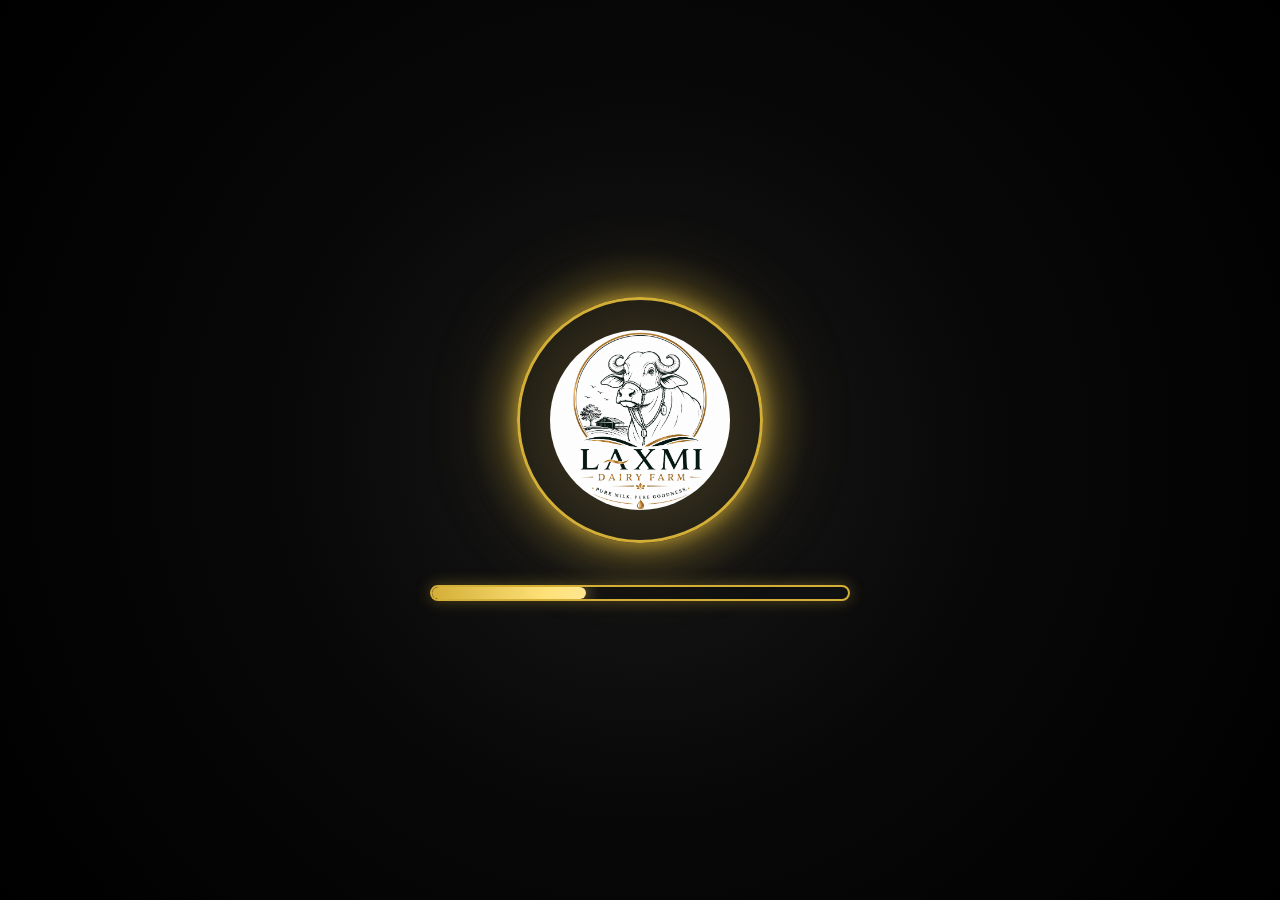
<file: index.html>
<!doctype html>
<html lang="en">
  <head>
    <meta charset="UTF-8" />
    <meta name="viewport" content="width=device-width, initial-scale=1.0" />

    <title>Laxmi Dairy Farm</title>

    <link rel="stylesheet" href="index2.css" />
  </head>

  <body>
    <div class="loader">
      <div class="logo-circle">
        <img src="logo.jpeg" class="logo" />
      </div>

      <div class="progress">
        <div class="progress-bar"></div>
      </div>
    </div>
    <script src="js/index2.js"></script>
  </body>
</html>
</file>
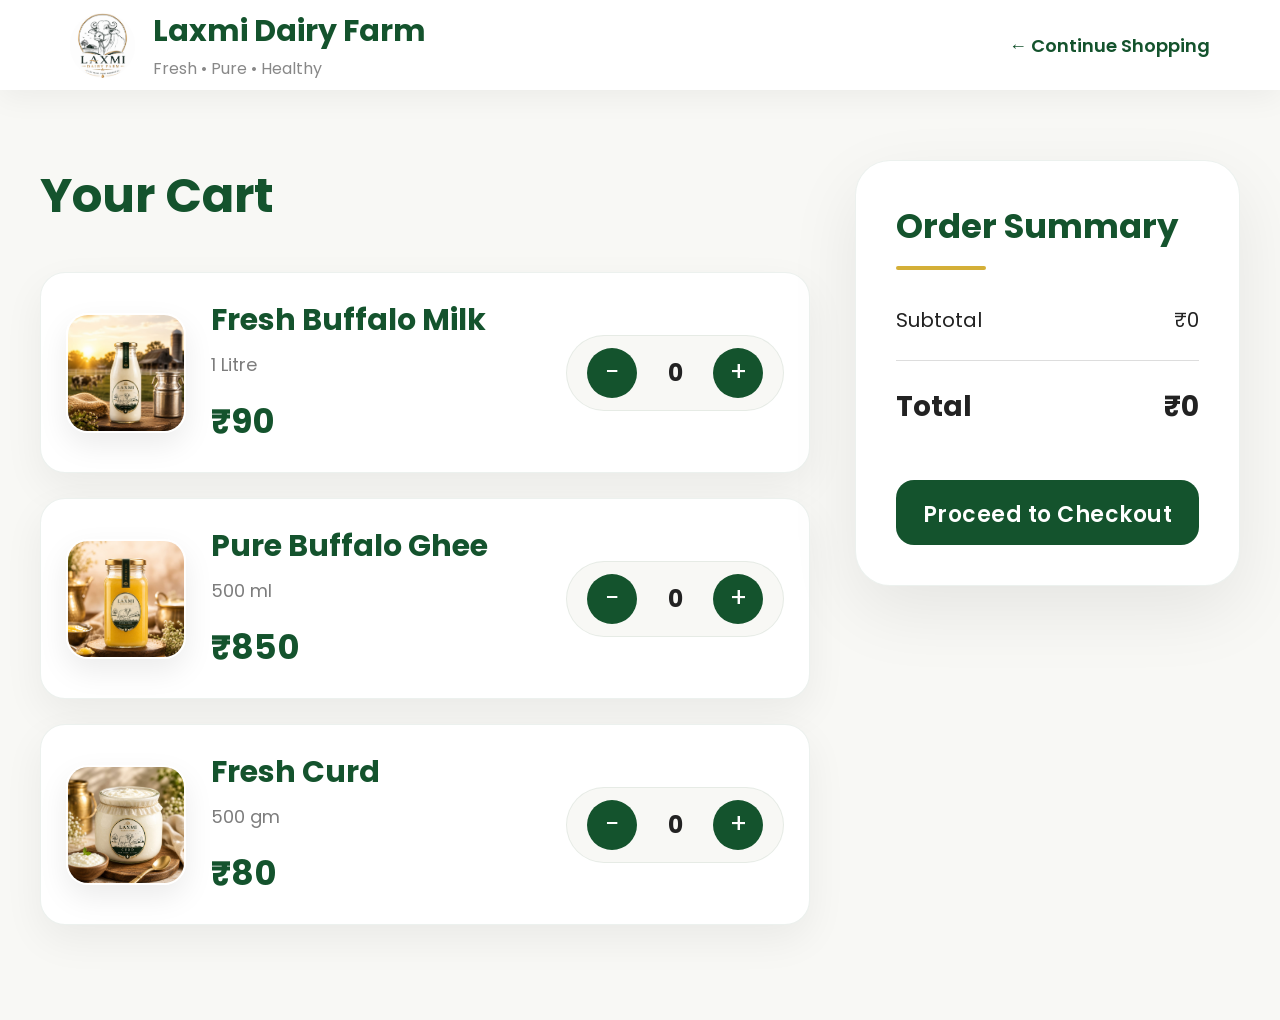
<file: cart.html>
<!doctype html>
<html lang="en">
  <head>
    <meta charset="UTF-8" />

    <meta name="viewport" content="width=device-width, initial-scale=1.0" />

    <title>Your Cart | Laxmi Dairy Farm</title>

    <link rel="stylesheet" href="cart.css" />

    <link rel="preconnect" href="https://fonts.googleapis.com" />

    <link rel="preconnect" href="https://fonts.gstatic.com" crossorigin />

    <link
      href="https://fonts.googleapis.com/css2?family=Poppins:wght@300;400;500;600;700&display=swap"
      rel="stylesheet"
    />
  </head>

  <body>
    <header class="cart-header">
      <div class="logo-area">
        <img src="logo.jpeg" alt="Logo" />

        <div>
          <h2>Laxmi Dairy Farm</h2>

          <p>Fresh • Pure • Healthy</p>
        </div>
      </div>

      <a href="index.html" class="back-btn"> ← Continue Shopping </a>
    </header>

    <section class="cart-page">
      <div class="cart-left">
        <h1>Your Cart</h1>

        <div id="cartItems">
          <!-- Products will appear here -->
        </div>
      </div>

      <div class="cart-right">
        <div class="summary-card">
          <h2>Order Summary</h2>

          <div class="summary-row">
            <span>Subtotal</span>

            <span id="subtotal">₹0</span>
          </div>

          <hr />

          <div class="summary-row total">
            <span>Total</span>

            <span id="total">₹0</span>
          </div>

          <button id="checkoutBtn" onclick="goToCheckout()">
            Proceed to Checkout
          </button>
        </div>
      </div>
    </section>

    <script src="js/cart.js"></script>
  </body>
</html>
</file>
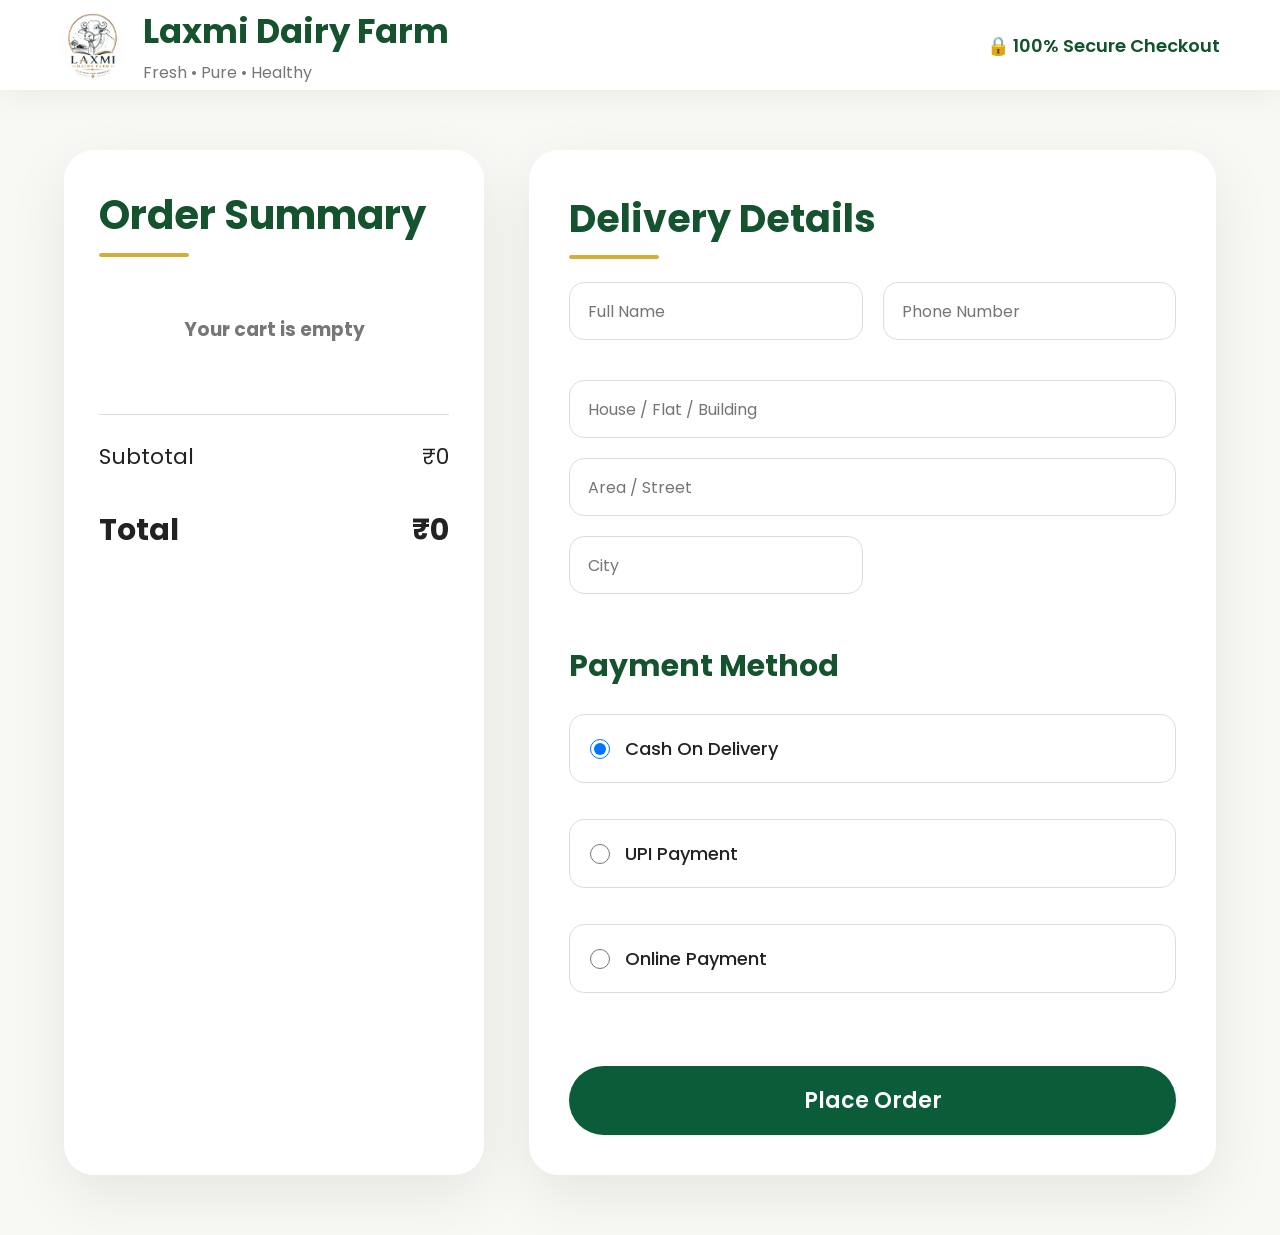
<file: checkout.html>
<!doctype html>
<html lang="en">
  <head>
    <meta charset="UTF-8" />

    <meta name="viewport" content="width=device-width, initial-scale=1.0" />

    <title>Checkout | Laxmi Dairy Farm</title>

    <link rel="stylesheet" href="checkout.css" />

    <link
      href="https://fonts.googleapis.com/css2?family=Poppins:wght@300;400;500;600;700;800&display=swap"
      rel="stylesheet"
    />
  </head>

  <body>
    <header class="checkout-header">
      <div class="logo-area">
        <img src="logo.jpeg" />

        <div>
          <h2>Laxmi Dairy Farm</h2>

          <p>Fresh • Pure • Healthy</p>
        </div>
      </div>

      <div class="secure">🔒 100% Secure Checkout</div>
    </header>

    <section class="checkout">
      <!-- LEFT -->

      <div class="order-summary">
        <h2>Order Summary</h2>

        <div id="checkoutProducts">
          <!-- Products load here -->
        </div>

        <hr />

        <div class="summary">
          <span>Subtotal</span>

          <span id="subTotal">₹0</span>
        </div>

        <div class="summary total">
          <span>Total</span>

          <span id="grandTotal">₹0</span>
        </div>
      </div>

      <!-- RIGHT -->

      <div class="delivery-card">
        <h2>Delivery Details</h2>

        <form>
          <div class="grid">
            <input type="text" placeholder="Full Name" />

            <input type="tel" placeholder="Phone Number" />
          </div>

          <input type="text" placeholder="House / Flat / Building" />

          <input type="text" placeholder="Area / Street" />

          <div class="grid">
            <input type="text" placeholder="City" />
          </div>
          <h3>Payment Method</h3>

          <div class="payment-options">
            <label class="payment">
              <input type="radio" name="payment" value="COD" checked />

              <span>Cash On Delivery</span>
            </label>

            <label class="payment">
              <input type="radio" name="payment" value="UPI" />

              <span>UPI Payment</span>
            </label>

            <label class="payment">
              <input type="radio" name="payment" value="Online" />

              <span>Online Payment</span>
            </label>
          </div>

          <button type="button" id="placeOrderBtn" class="place-order-btn">
            Place Order
          </button>
        </form>
      </div>
    </section>

    <!-- QR Payment Popup -->

    <div id="paymentPopup" class="payment-popup">
      <div class="payment-card">
        <span class="close-payment">&times;</span>

        <h2>Scan & Pay</h2>

        <img src="qr1.jpeg" class="payment-qr" />

        <button id="paidBtn" class="paid-btn">✔ I've Paid</button>
      </div>
    </div>
    <div id="paymentProof" style="display: none">
      <h3>Upload Payment Screenshot</h3>

      <input type="file" id="paymentImage" accept="image/*" />

      <br /><br />

      <button id="finalOrderBtn">Final Place Order</button>
    </div>
    <!-- Custom Popup -->

    <div id="customPopup" class="popup-overlay">
      <div class="popup-box">
        <div class="popup-icon">⚠</div>

        <h2>Incomplete Details</h2>

        <p id="popupMessage">Please fill all the delivery details.</p>

        <button id="popupOk">OK</button>
      </div>
    </div>
    <script src="js/checkout.js"></script>
  </body>
</html>
</file>
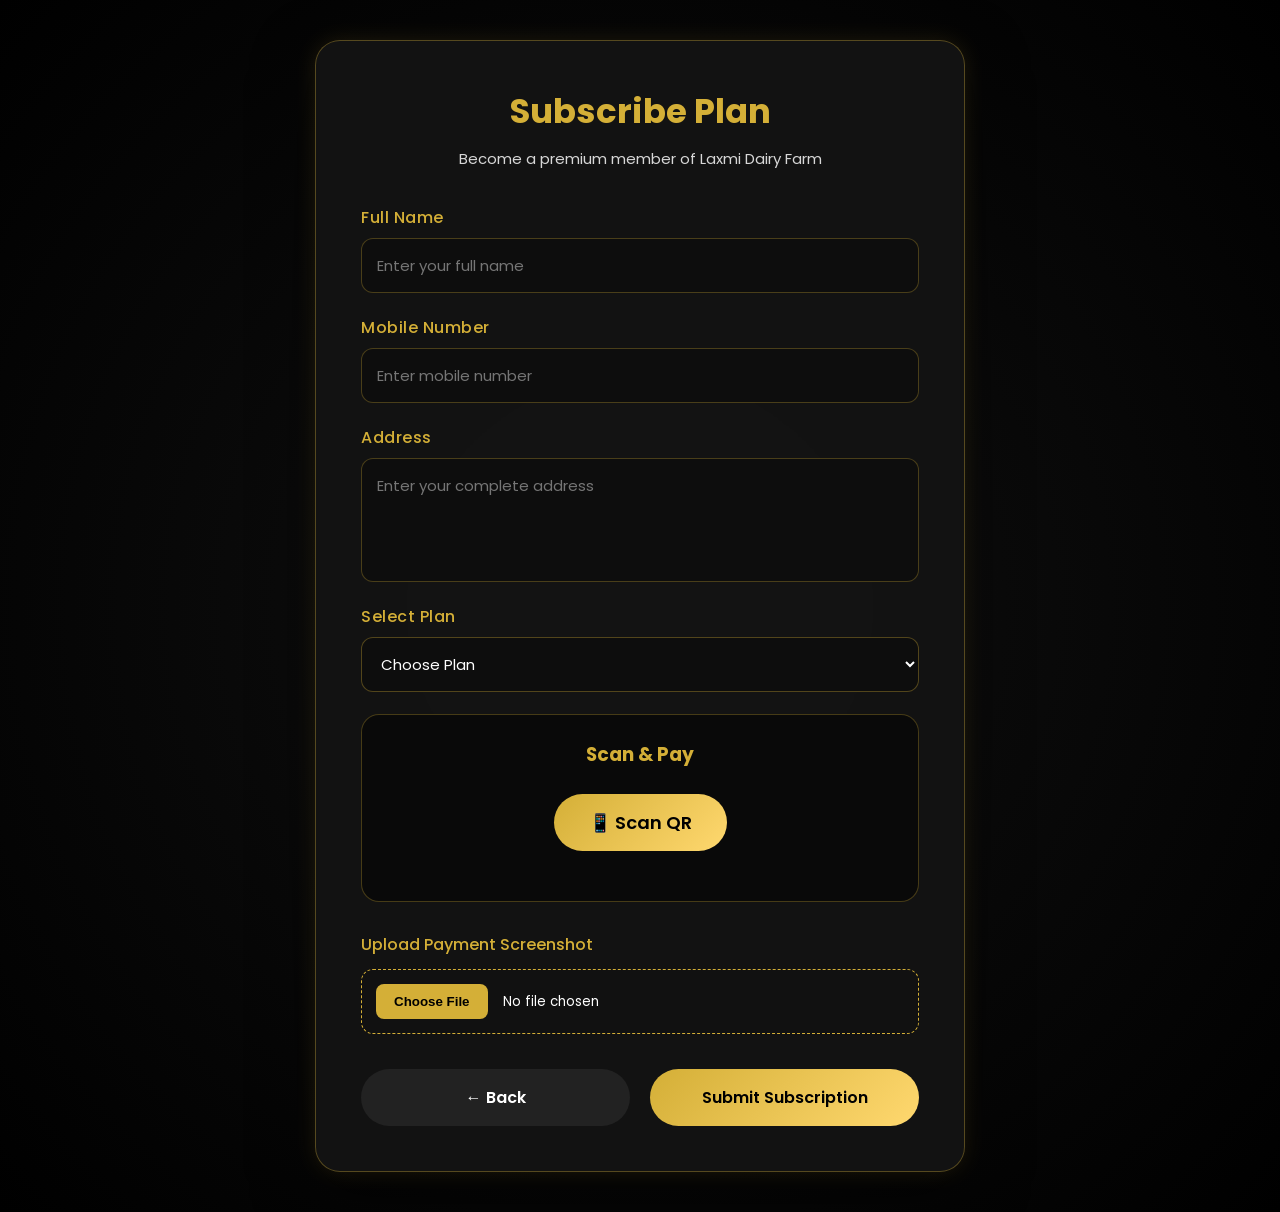
<file: subscribe.html>
<!doctype html>
<html lang="en">
  <head>
    <meta charset="UTF-8" />
    <meta name="viewport" content="width=device-width, initial-scale=1.0" />

    <title>Laxmi Dairy Farm | Subscription</title>

    <link rel="stylesheet" href="subscribe.css" />

    <link
      href="https://fonts.googleapis.com/css2?family=Poppins:wght@300;400;500;600;700&display=swap"
      rel="stylesheet"
    />
  </head>

  <body>
    <div class="subscription-page">
      <!-- Card -->

      <div class="subscription-card">
        <!-- Title -->

        <h1>Subscribe Plan</h1>

        <p class="subtitle">Become a premium member of Laxmi Dairy Farm</p>

        <!-- Form -->

        <form id="subscriptionForm">
          <!-- Name -->

          <div class="input-group">
            <label>Full Name</label>

            <input
              type="text"
              id="name"
              placeholder="Enter your full name"
              required
            />
          </div>

          <!-- Mobile -->

          <div class="input-group">
            <label>Mobile Number</label>

            <input
              type="tel"
              id="mobile"
              maxlength="10"
              placeholder="Enter mobile number"
              required
            />
          </div>

          <!-- Address -->

          <div class="input-group">
            <label>Address</label>

            <textarea
              id="address"
              rows="4"
              placeholder="Enter your complete address"
              required
            ></textarea>
          </div>

          <!-- Plan -->

          <div class="input-group">
            <label>Select Plan</label>

            <select id="selectedPlan" required>
              <option value="">Choose Plan</option>

              <option value="Weekly">Weekly - ₹599</option>

              <option value="Monthly">Monthly - ₹2499</option>

              <option value="Yearly">Yearly - ₹29999</option>
            </select>
          </div>

          <!-- QR -->

          <div class="qr-section">
            <h3>Scan & Pay</h3>

            <div class="scan-button-container">
              <button type="button" class="scan-btn" onclick="openQR()">
                📱 Scan QR
              </button>
            </div>
          </div>

          <!-- Upload -->

          <div class="upload-section">
            <label class="upload-label"> Upload Payment Screenshot </label>

            <input type="file" id="paymentImage" accept="image/*" required />
          </div>

          <!-- Buttons -->

          <div class="button-group">
            <button
              type="button"
              class="back-btn"
              onclick="window.history.back()"
            >
              ← Back
            </button>

            <button type="submit" class="submit-btn">
              Submit Subscription
            </button>
          </div>
        </form>
      </div>
    </div>

    <script src="js/subscribe.js"></script>
    <!-- QR Popup -->

    <div id="qrPopup" class="qr-popup">
      <div class="qr-popup-content">
        <span class="close-popup" onclick="closeQR()">&times;</span>

        <h2>Scan & Pay</h2>

        <img src="qr1.jpeg" class="popup-qr" />

        <p>Scan this QR using PhonePe / Google Pay / Paytm</p>
      </div>
    </div>
  </body>
</html>
</file>
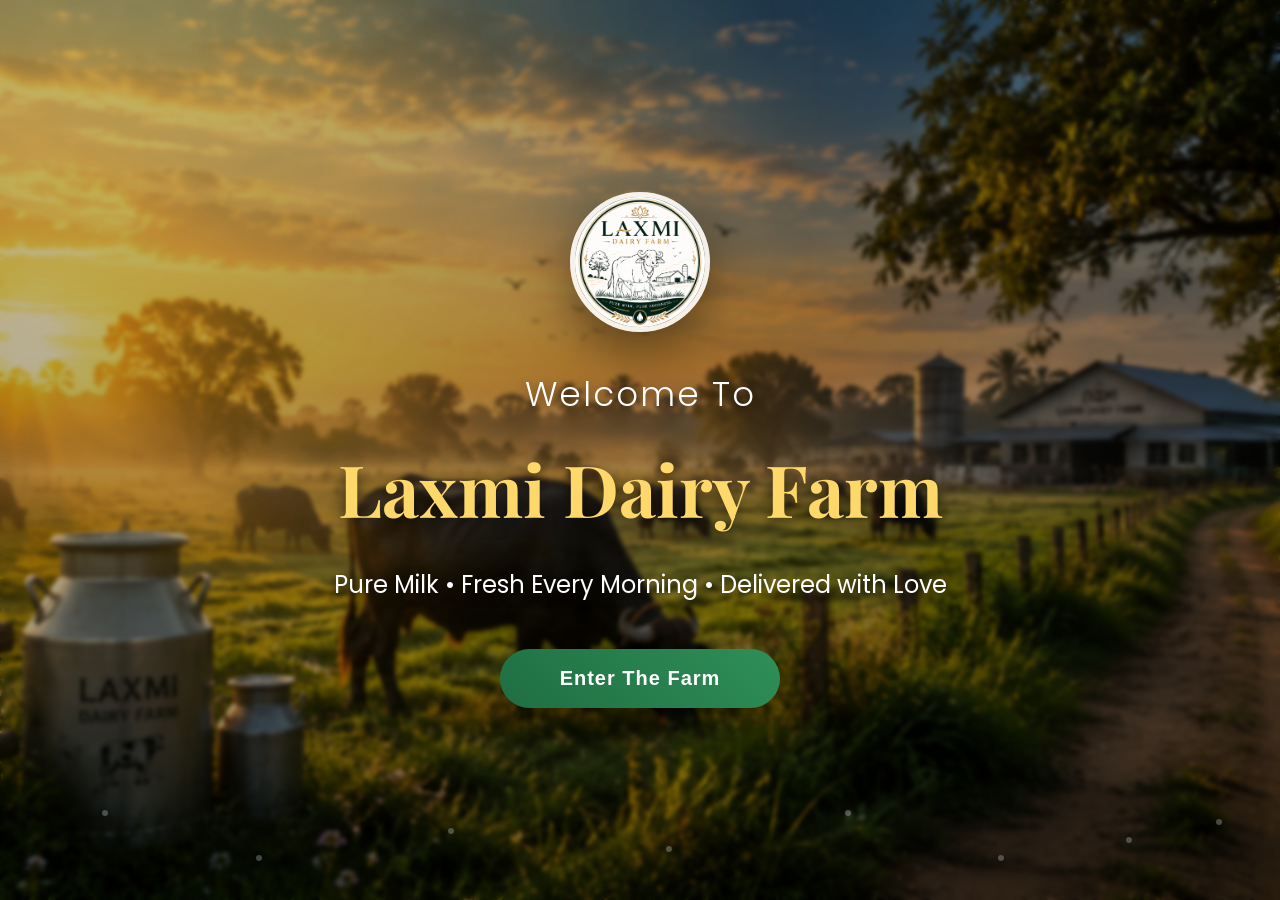
<file: welcome.html>
<!doctype html>
<html lang="en">
  <head>
    <meta charset="UTF-8" />
    <meta name="viewport" content="width=device-width, initial-scale=1.0" />

    <title>Laxmi Dairy Farm</title>

    <link rel="stylesheet" href="welcome.css" />

    <!-- Google Fonts -->
    <link
      href="https://fonts.googleapis.com/css2?family=Poppins:wght@300;400;500;600;700&family=Playfair+Display:wght@700&display=swap"
      rel="stylesheet"
    />
  </head>

  <body>
    <!-- Main Container -->
    <section class="welcome-container">
      <!-- Dark Overlay -->
      <div class="overlay"></div>

      <!-- Sunrise Glow -->
      <div class="sun-glow"></div>

      <!-- Birds -->
      <div class="bird-flock">
        <img src="bird.jpeg" class="bird bird1" alt="" />
        <img src="bird.jpeg" class="bird bird2" alt="" />
        <img src="bird.jpeg" class="bird bird3" alt="" />
        <img src="bird.jpeg" class="bird bird4" alt="" />
        <img src="bird.jpeg" class="bird bird5" alt="" />
        <img src="bird.jpeg" class="bird bird6" alt="" />
        <img src="bird.jpeg" class="bird bird7" alt="" />
        <img src="bird.jpeg" class="bird bird8" alt="" />
      </div>

      <!-- Floating Particles -->
      <div class="particles">
        <span class="particle"></span>
        <span class="particle"></span>
        <span class="particle"></span>
        <span class="particle"></span>
        <span class="particle"></span>
        <span class="particle"></span>
        <span class="particle"></span>
        <span class="particle"></span>
      </div>

      <!-- Main Content -->
      <div class="content">
        <img src="logo1.jpeg" class="logo" alt="Laxmi Dairy Farm" />

        <h3>Welcome To</h3>

        <h1>Laxmi Dairy Farm</h1>

        <p>Pure Milk • Fresh Every Morning • Delivered with Love</p>

        <button class="enter-btn" onclick="enterFarm()">Enter The Farm</button>
      </div>
    </section>
    <script>
      function enterFarm() {
        window.location.href = "home.html";
      }
    </script>
  </body>
</html>
</file>
<file: index2.css>
@import url("https://fonts.googleapis.com/css2?family=Poppins:wght@300;400;500;600;700&display=swap");

* {
  margin: 0;
  padding: 0;
  box-sizing: border-box;
}

body {
  width: 100%;
  height: 100vh;

  display: flex;
  justify-content: center;
  align-items: center;

  overflow: hidden;

  font-family: "Poppins", sans-serif;

  background: radial-gradient(
    circle at center,
    #1a1a1a 0%,
    #080808 45%,
    #000000 100%
  );
}

/*==========================
      LOADER
==========================*/

.loader {
  display: flex;
  flex-direction: column;
  align-items: center;
  justify-content: center;
}

/*==========================
      LOGO CIRCLE
==========================*/

.logo-circle {
  width: 240px;
  height: 240px;

  border-radius: 50%;

  display: flex;
  justify-content: center;
  align-items: center;

  position: relative;

  margin-bottom: 45px;
}

.logo-circle::before {
  content: "";

  position: absolute;

  width: 240px;
  height: 240px;

  border-radius: 50%;

  border: 3px solid #d4af37;

  box-shadow:
    0 0 20px rgba(212, 175, 55, 0.7),
    0 0 50px rgba(212, 175, 55, 0.45),
    0 0 90px rgba(212, 175, 55, 0.25);

  animation: pulse 2.5s ease-in-out infinite alternate;
}

.logo-circle::after {
  content: "";

  position: absolute;

  width: 340px;
  height: 340px;

  border-radius: 50%;

  background: radial-gradient(rgba(212, 175, 55, 0.28), transparent 70%);

  z-index: -1;
}

/*==========================
        LOGO
==========================*/

.logo {
  width: 180px;
  height: 180px;

  object-fit: cover;

  border-radius: 50%;

  position: relative;

  z-index: 5;

  animation: float 3s ease-in-out infinite;
}

/*==========================
     PROGRESS BAR
==========================*/

.progress {
  width: 420px;
  max-width: 90vw;

  height: 16px;

  border-radius: 50px;

  border: 2px solid #d4af37;

  background: #101010;

  overflow: hidden;

  box-shadow: 0 0 15px rgba(212, 175, 55, 0.35);
}

/*==========================
   PROGRESS FILL
==========================*/

.progress-bar {
  width: 0%;

  height: 100%;

  border-radius: 50px;

  background: linear-gradient(
    90deg,
    #d4af37,
    #ffe27a,
    #fff5c7,
    #ffe27a,
    #d4af37
  );

  background-size: 300%;

  animation: shine 2s linear infinite;

  box-shadow: 0 0 18px rgba(255, 225, 120, 0.8);
}

/*==========================
      ANIMATIONS
==========================*/

@keyframes float {
  0%,
  100% {
    transform: translateY(0);
  }

  50% {
    transform: translateY(-10px);
  }
}

@keyframes pulse {
  from {
    transform: scale(1);

    opacity: 0.7;
  }

  to {
    transform: scale(1.04);

    opacity: 1;
  }
}

@keyframes shine {
  from {
    background-position: 0%;
  }

  to {
    background-position: 300%;
  }
}

/*==========================
     RESPONSIVE
==========================*/

@media (max-width: 768px) {
  .logo-circle {
    width: 190px;
    height: 190px;
  }

  .logo-circle::before {
    width: 190px;
    height: 190px;
  }

  .logo {
    width: 145px;
    height: 145px;
  }

  .progress {
    width: 300px;
  }
}

@media (max-width: 480px) {
  .logo-circle {
    width: 160px;
    height: 160px;
  }

  .logo-circle::before {
    width: 160px;
    height: 160px;
  }

  .logo {
    width: 120px;
    height: 120px;
  }

  .progress {
    width: 250px;
    height: 14px;
  }
}
</file>
<file: cart.css>
/*==========================================================
                LAXMI DAIRY FARM
                PREMIUM CART PAGE
==========================================================*/

@import url("https://fonts.googleapis.com/css2?family=Poppins:wght@300;400;500;600;700;800&display=swap");

* {
  margin: 0;
  padding: 0;
  box-sizing: border-box;
  font-family: "Poppins", sans-serif;
}

body {
  background: #f8f8f5;
  color: #222;
}

/*================ HEADER ================*/

.cart-header {
  width: 100%;
  height: 90px;

  display: flex;
  justify-content: space-between;
  align-items: center;

  padding: 0 70px;

  background: #ffffff;

  box-shadow: 0 8px 30px rgba(0, 0, 0, 0.05);

  position: sticky;
  top: 0;
  z-index: 100;
}

.logo-area {
  display: flex;
  align-items: center;
  gap: 18px;
}

.logo-area img {
  width: 65px;
  height: 65px;
  border-radius: 50%;
}

.logo-area h2 {
  color: #14532d;
  font-size: 30px;
  font-weight: 700;
}

.logo-area p {
  color: #888;
  margin-top: 2px;
}

.back-btn {
  text-decoration: none;

  color: #14532d;

  font-weight: 600;

  transition: 0.3s;
}

.back-btn:hover {
  color: #0d7b39;
}

/*================ PAGE ================*/

.cart-page {
  max-width: 1500px;

  margin: 70px auto;

  display: grid;

  grid-template-columns: 2fr 1fr;

  gap: 45px;

  padding: 0 40px;
}

/*================ LEFT ================*/

.cart-left h1 {
  font-size: 48px;

  margin-bottom: 40px;

  color: #14532d;
}

/*================ PRODUCT CARD ================*/

.cart-item {
  background: #fff;

  border-radius: 25px;

  padding: 25px;

  display: flex;

  justify-content: space-between;

  align-items: center;

  margin-bottom: 25px;

  box-shadow: 0 15px 40px rgba(0, 0, 0, 0.06);

  transition: 0.35s;
}

.cart-item:hover {
  transform: translateY(-5px);

  box-shadow: 0 25px 50px rgba(0, 0, 0, 0.08);
}

.product-info {
  display: flex;

  align-items: center;

  gap: 25px;
}

.product-info img {
  width: 120px;

  height: 120px;

  border-radius: 20px;

  object-fit: cover;
}

.product-details h3 {
  font-size: 24px;

  margin-bottom: 8px;
}

.product-details p {
  color: #777;
}

.price {
  color: #1c7d37;

  font-weight: 700;

  font-size: 24px;

  margin-top: 15px;
}

/*================ QUANTITY ================*/

.quantity {
  display: flex;

  align-items: center;

  gap: 15px;
}

.qty-btn {
  width: 42px;

  height: 42px;

  border: none;

  border-radius: 50%;

  background: #14532d;

  color: white;

  cursor: pointer;

  font-size: 22px;

  transition: 0.3s;
}

.qty-btn:hover {
  background: #0d7b39;
}

.qty-number {
  font-size: 22px;

  font-weight: 600;

  width: 30px;

  text-align: center;
}

/*================ SUMMARY ================*/

.summary-card {
  background: white;

  border-radius: 30px;

  padding: 40px;

  position: sticky;

  top: 120px;

  box-shadow: 0 15px 40px rgba(0, 0, 0, 0.06);
}

.summary-card h2 {
  color: #14532d;

  font-size: 34px;

  margin-bottom: 35px;
}

.summary-row {
  display: flex;

  justify-content: space-between;

  margin-bottom: 22px;

  font-size: 20px;
}

.free {
  color: #16a34a;

  font-weight: 700;
}

.total {
  font-size: 28px;

  font-weight: 700;
}

.summary-card hr {
  margin: 25px 0;

  border: none;

  border-top: 1px solid #ddd;
}

#checkoutBtn {
  width: 100%;

  margin-top: 30px;

  padding: 18px;

  border: none;

  border-radius: 18px;

  background: #14532d;

  color: white;

  font-size: 18px;

  font-weight: 600;

  cursor: pointer;

  transition: 0.35s;
}

#checkoutBtn:hover {
  background: #0d7b39;

  transform: translateY(-3px);
}

/*================ MOBILE ================*/

@media (max-width: 991px) {
  .cart-page {
    grid-template-columns: 1fr;
  }

  .cart-header {
    padding: 20px;

    height: auto;

    flex-direction: column;

    gap: 20px;
  }

  .summary-card {
    position: relative;

    top: 0;
  }

  .cart-item {
    flex-direction: column;

    align-items: flex-start;

    gap: 25px;
  }

  .product-info {
    flex-direction: column;

    align-items: flex-start;
  }
}
/*==============================
    PREMIUM PRODUCT CARD
==============================*/

.cart-item {
  border: 1px solid rgba(20, 83, 45, 0.08);

  transition: 0.35s ease;
}

.cart-item:hover {
  transform: translateY(-8px);

  box-shadow: 0 25px 60px rgba(0, 0, 0, 0.08);

  border-color: #d4af37;
}
.product-info img {
  border-radius: 22px;

  border: 2px solid #ffffff;

  box-shadow: 0 12px 30px rgba(0, 0, 0, 0.08);

  transition: 0.35s;
}

.product-info img:hover {
  transform: scale(1.05);
}
.product-details h3 {
  font-size: 30px;

  color: #14532d;

  font-weight: 700;
}

.product-details p {
  color: #7d7d7d;

  font-size: 18px;

  margin-top: 6px;
}

.price {
  margin-top: 18px;

  font-size: 34px;

  color: #14532d;

  font-weight: 700;
}
.quantity {
  display: flex;

  align-items: center;

  gap: 18px;

  background: #f8f8f5;

  padding: 12px 20px;

  border-radius: 60px;

  border: 1px solid rgba(20, 83, 45, 0.08);
}

.qty-btn {
  width: 50px;

  height: 50px;

  border: none;

  border-radius: 50%;

  background: #14532d;

  color: #fff;

  font-size: 26px;

  cursor: pointer;

  transition: 0.35s;
}

.qty-btn:hover {
  background: #d4af37;

  color: #000;

  transform: scale(1.08);
}

.qty-number {
  width: 40px;

  text-align: center;

  font-size: 24px;

  font-weight: 700;
}
.summary-card {
  border-radius: 35px;

  border: 1px solid rgba(20, 83, 45, 0.08);

  box-shadow: 0 25px 70px rgba(0, 0, 0, 0.08);
}

.summary-card h2 {
  position: relative;

  padding-bottom: 18px;
}

.summary-card h2::after {
  content: "";

  position: absolute;

  left: 0;

  bottom: 0;

  width: 90px;

  height: 4px;

  background: #d4af37;

  border-radius: 20px;
}
#checkoutBtn {
  height: 65px;

  font-size: 22px;

  border-radius: 18px;

  letter-spacing: 0.5px;

  background: #14532d;

  transition: 0.35s;
}

#checkoutBtn:hover {
  background: #d4af37;

  color: #000;

  transform: translateY(-5px);

  box-shadow: 0 20px 40px rgba(212, 175, 55, 0.35);
}
.back-btn {
  font-size: 18px;

  position: relative;
}

.back-btn::after {
  content: "";

  position: absolute;

  left: 0;

  bottom: -6px;

  width: 0;

  height: 2px;

  background: #14532d;

  transition: 0.35s;
}

.back-btn:hover::after {
  width: 100%;
}
body {
  animation: fadePage 0.6s ease;
}

@keyframes fadePage {
  from {
    opacity: 0;

    transform: translateY(20px);
  }

  to {
    opacity: 1;

    transform: translateY(0);
  }
}
::-webkit-scrollbar {
  width: 8px;
}

::-webkit-scrollbar-track {
  background: #f5f5f5;
}

::-webkit-scrollbar-thumb {
  background: #14532d;

  border-radius: 20px;
}

::-webkit-scrollbar-thumb:hover {
  background: #0d7b39;
}
</file>
<file: checkout.css>
/*==========================================================
                LAXMI DAIRY FARM
                CHECKOUT PAGE CSS
==========================================================*/

@import url("https://fonts.googleapis.com/css2?family=Poppins:wght@300;400;500;600;700;800&display=swap");

* {
  margin: 0;
  padding: 0;
  box-sizing: border-box;
  font-family: "Poppins", sans-serif;
}

body {
  background: #f8f8f5;
  color: #222;
}

/*================ HEADER ================*/

.checkout-header {
  width: 100%;

  height: 90px;

  background: #fff;

  display: flex;

  justify-content: space-between;

  align-items: center;

  padding: 0 60px;

  box-shadow: 0 8px 30px rgba(0, 0, 0, 0.05);

  position: sticky;

  top: 0;

  z-index: 100;
}

.logo-area {
  display: flex;

  align-items: center;

  gap: 18px;
}

.logo-area img {
  width: 65px;

  height: 65px;

  border-radius: 50%;
}

.logo-area h2 {
  color: #14532d;

  font-size: 34px;

  font-weight: 700;
}

.logo-area p {
  color: #777;

  margin-top: 3px;
}

.secure {
  color: #14532d;

  font-weight: 600;

  font-size: 18px;
}

/*================ PAGE ================*/

.checkout {
  width: 90%;

  margin: 60px auto;

  display: grid;

  grid-template-columns: 420px 1fr;

  gap: 45px;
}

/*================ LEFT CARD ================*/

.order-summary {
  background: #fff;

  border-radius: 30px;

  padding: 35px;

  box-shadow: 0 20px 60px rgba(0, 0, 0, 0.08);

  position: sticky;

  top: 120px;
}

.order-summary h2 {
  color: #14532d;

  font-size: 40px;

  margin-bottom: 30px;

  position: relative;
}

.order-summary h2::after {
  content: "";

  position: absolute;

  left: 0;

  bottom: -12px;

  width: 90px;

  height: 4px;

  background: #d4af37;

  border-radius: 20px;
}

.summary {
  display: flex;

  justify-content: space-between;

  margin-top: 25px;

  font-size: 22px;
}

.total {
  margin-top: 35px;

  font-size: 30px;

  font-weight: 700;
}

.order-summary hr {
  margin-top: 30px;

  border: none;

  border-top: 1px solid #ddd;
}

/*================ RIGHT CARD ================*/

.delivery-card {
  background: #fff;

  border-radius: 30px;

  padding: 40px;

  box-shadow: 0 20px 60px rgba(0, 0, 0, 0.08);
}

.delivery-card h2 {
  color: #14532d;

  font-size: 38px;

  margin-bottom: 35px;

  position: relative;
}

.delivery-card h2::after {
  content: "";

  position: absolute;

  left: 0;

  bottom: -12px;

  width: 90px;

  height: 4px;

  background: #d4af37;

  border-radius: 20px;
}

/*================ FORM ================*/

.grid {
  display: grid;

  grid-template-columns: 1fr 1fr;

  gap: 20px;

  margin-bottom: 20px;
}

.delivery-card input {
  width: 100%;

  height: 58px;

  border: 1px solid #ddd;

  border-radius: 15px;

  padding: 0 18px;

  font-size: 16px;

  margin-bottom: 20px;

  transition: 0.3s;
}

.delivery-card input:focus {
  outline: none;

  border-color: #14532d;

  box-shadow: 0 0 10px rgba(20, 83, 45, 0.15);
}

/*================ PAYMENT ================*/

.delivery-card h3 {
  margin: 30px 0 20px;

  color: #14532d;

  font-size: 30px;
}

.payment {
  display: flex;

  align-items: center;

  gap: 15px;

  border: 1px solid #ddd;

  border-radius: 15px;

  padding: 18px 20px;

  margin-bottom: 18px;

  cursor: pointer;

  transition: 0.3s;
}

.payment:hover {
  border-color: #14532d;

  background: #f9fff9;
}

.payment input {
  width: auto;

  height: auto;

  margin: 0;
}

/*================ BUTTON ================*/

.place-order-btn {
  width: 100%;

  margin-top: 30px;

  padding: 18px;

  border: none;

  border-radius: 50px;

  background: #0b5d39;

  color: #fff;

  font-size: 22px;

  font-weight: 600;

  cursor: pointer;

  transition: 0.3s;
}

.place-order-btn:hover {
  background: #0a4b2e;

  transform: translateY(-2px);

  box-shadow: 0 10px 25px rgba(11, 93, 57, 0.25);
}

#placeOrder:hover {
  background: #d4af37;

  color: #000;

  transform: translateY(-4px);

  box-shadow: 0 20px 40px rgba(212, 175, 55, 0.35);
}

/*================ PRODUCTS ================*/

.checkout-product {
  display: flex;

  gap: 15px;

  align-items: center;

  margin-bottom: 25px;

  padding-bottom: 20px;

  border-bottom: 1px solid #eee;
}

.checkout-product img {
  width: 90px;

  height: 90px;

  border-radius: 15px;

  object-fit: cover;
}

.checkout-product h4 {
  font-size: 22px;

  color: #14532d;
}

.checkout-product p {
  color: #777;

  margin-top: 5px;
}

.checkout-price {
  margin-left: auto;

  font-size: 24px;

  font-weight: 700;

  color: #14532d;
}

/*================ MOBILE ================*/

@media (max-width: 991px) {
  .checkout {
    grid-template-columns: 1fr;
  }

  .checkout-header {
    flex-direction: column;

    height: auto;

    padding: 20px;

    gap: 15px;
  }

  .order-summary {
    position: relative;

    top: 0;
  }

  .grid {
    grid-template-columns: 1fr;
  }

  .logo-area h2 {
    font-size: 26px;
  }

  .delivery-card {
    padding: 25px;
  }

  .order-summary {
    padding: 25px;
  }
}
/* Popup */

.payment-popup {
  position: fixed;

  left: 0;
  top: 0;

  width: 100%;
  height: 100%;

  display: none;

  justify-content: center;
  align-items: center;

  background: rgba(0, 0, 0, 0.85);

  z-index: 9999;
}

.payment-card {
  background: #111;

  padding: 35px;

  border-radius: 20px;

  border: 2px solid #d4af37;

  text-align: center;

  width: 360px;

  position: relative;
}

.payment-card h2 {
  color: #d4af37;

  margin-bottom: 10px;
}

.payment-card p {
  color: #ddd;

  margin-bottom: 20px;
}

.payment-qr {
  width: 240px;

  border-radius: 15px;

  margin-bottom: 25px;
}

.close-payment {
  position: absolute;

  right: 18px;

  top: 10px;

  font-size: 30px;

  cursor: pointer;

  color: #d4af37;
}

.paid-btn {
  width: 100%;

  padding: 15px;

  border: none;

  border-radius: 40px;

  background: #d4af37;

  font-size: 18px;

  font-weight: 600;

  cursor: pointer;
}

#paymentProof {
  margin-top: 25px;

  padding: 20px;

  border: 2px dashed #d4af37;

  border-radius: 15px;
}

#paymentProof h3 {
  margin-bottom: 15px;
}

#finalOrderBtn {
  margin-top: 20px;

  width: 100%;

  padding: 15px;

  background: #1d5e2e;

  color: white;

  border: none;

  border-radius: 40px;

  font-size: 18px;

  cursor: pointer;
}
.payment-options {
  display: flex;

  flex-direction: column;

  gap: 18px;

  margin: 25px 0;
}

.payment {
  display: flex;

  align-items: center;

  gap: 15px;

  padding: 20px;

  border: 1px solid #ddd;

  border-radius: 15px;

  cursor: pointer;

  transition: 0.3s;
}

.payment:hover {
  border-color: #0b5d39;
}

.payment input {
  width: 20px;

  height: 20px;
}

.payment span {
  font-size: 18px;

  font-weight: 500;
}
#paymentProof {
  display: none;

  margin-top: 35px;

  background: #fff;

  border: 2px dashed #d4af37;

  border-radius: 20px;

  padding: 30px;
}

#paymentProof h3 {
  font-size: 28px;

  color: #0b5d39;

  margin-bottom: 20px;
}

#paymentImage {
  width: 100%;

  padding: 15px;

  border: 1px solid #ddd;

  border-radius: 12px;

  background: #fafafa;
}

#finalOrderBtn {
  width: 100%;

  margin-top: 25px;

  padding: 18px;

  border: none;

  border-radius: 50px;

  background: #0b5d39;

  color: white;

  font-size: 20px;

  font-weight: 600;

  cursor: pointer;

  transition: 0.3s;
}

#finalOrderBtn:hover {
  background: #084728;

  transform: translateY(-2px);
}
/* ===========================================
           TABLET RESPONSIVE
=========================================== */

@media (max-width: 992px) {
  .checkout {
    grid-template-columns: 1fr;

    gap: 30px;

    padding: 20px;
  }

  .order-summary,
  .delivery-card {
    width: 100%;
  }

  .checkout-header {
    flex-direction: column;

    text-align: center;

    gap: 15px;

    padding: 20px;
  }

  .logo-area {
    justify-content: center;
  }

  .secure {
    justify-content: center;
  }
}

/* ===========================================
             MOBILE RESPONSIVE
=========================================== */

@media (max-width: 768px) {
  body {
    overflow-x: hidden;
  }

  .checkout {
    display: flex;

    flex-direction: column;

    padding: 15px;

    gap: 20px;
  }

  .order-summary,
  .delivery-card {
    width: 100%;

    border-radius: 20px;

    padding: 20px;
  }

  .checkout-header {
    flex-direction: column;

    align-items: center;

    justify-content: center;

    text-align: center;

    padding: 15px;
  }

  .logo-area {
    flex-direction: column;

    gap: 10px;
  }

  .logo-area img {
    width: 70px;
  }

  .logo-area h2 {
    font-size: 32px;
  }

  .logo-area p {
    font-size: 16px;
  }

  .secure {
    font-size: 16px;
  }

  /* Form */

  .grid {
    display: flex;

    flex-direction: column;

    gap: 15px;
  }

  .grid input {
    width: 100%;
  }

  input {
    width: 100%;
  }

  /* Payment */

  .payment {
    padding: 18px;
  }

  .payment span {
    font-size: 16px;
  }

  /* Buttons */

  .place-order-btn,
  #finalOrderBtn {
    width: 100%;

    padding: 16px;

    font-size: 18px;
  }

  /* QR Popup */

  .payment-card {
    width: 92%;

    padding: 25px;
  }

  .payment-qr {
    width: 220px;

    max-width: 100%;
  }
}

/* ===========================================
           SMALL MOBILE
=========================================== */

@media (max-width: 480px) {
  .checkout {
    padding: 10px;
  }

  .order-summary,
  .delivery-card {
    padding: 15px;
  }

  .logo-area h2 {
    font-size: 28px;
  }

  .logo-area p {
    font-size: 14px;
  }

  .payment {
    padding: 15px;
  }

  .payment span {
    font-size: 15px;
  }

  .place-order-btn,
  #finalOrderBtn {
    font-size: 17px;
  }

  #paymentProof {
    padding: 18px;
  }
}
/*=========================================
          CUSTOM POPUP
=========================================*/

.popup-overlay {
  position: fixed;

  top: 0;
  left: 0;

  width: 100%;
  height: 100%;

  background: rgba(0, 0, 0, 0.65);

  display: none;

  justify-content: center;
  align-items: center;

  z-index: 99999;

  backdrop-filter: blur(6px);
}

.popup-box {
  width: 90%;
  max-width: 380px;

  background: #fff;

  border-radius: 20px;

  padding: 35px 25px;

  text-align: center;

  animation: popupAnimation 0.3s ease;

  box-shadow: 0 15px 40px rgba(0, 0, 0, 0.25);
}

.popup-icon {
  width: 70px;
  height: 70px;

  margin: auto;

  border-radius: 50%;

  background: #fff3cd;

  color: #f39c12;

  display: flex;
  align-items: center;
  justify-content: center;

  font-size: 35px;

  margin-bottom: 20px;
}

.popup-box h2 {
  color: #0b5d39;

  margin-bottom: 15px;

  font-size: 26px;
}

.popup-box p {
  color: #666;

  line-height: 1.6;

  margin-bottom: 30px;
}

#popupOk {
  width: 100%;

  border: none;

  background: #0b5d39;

  color: #fff;

  padding: 15px;

  border-radius: 50px;

  cursor: pointer;

  font-size: 18px;

  font-weight: 600;

  transition: 0.3s;
}

#popupOk:hover {
  background: #084728;
}

@keyframes popupAnimation {
  from {
    transform: scale(0.8);

    opacity: 0;
  }

  to {
    transform: scale(1);

    opacity: 1;
  }
}
</file>
<file: subscribe.css>
/* ==========================
   GOOGLE FONT
========================== */

* {
  margin: 0;
  padding: 0;
  box-sizing: border-box;
  font-family: "Poppins", sans-serif;
}

body {
  background: radial-gradient(circle at center, #111, #000);
  min-height: 100vh;

  display: flex;
  justify-content: center;
  align-items: center;

  padding: 40px;

  color: #fff;
}

/*========================*/

.subscription-page {
  width: 100%;
  display: flex;
  justify-content: center;
  align-items: center;
}

/*========================*/

.subscription-card {
  width: 100%;
  max-width: 650px;

  background: rgba(20, 20, 20, 0.92);

  border: 1px solid rgba(212, 175, 55, 0.35);

  border-radius: 25px;

  padding: 45px;

  backdrop-filter: blur(18px);

  box-shadow:
    0 0 20px rgba(212, 175, 55, 0.12),
    0 20px 60px rgba(0, 0, 0, 0.6);
}

/*========================*/

.subscription-card h1 {
  text-align: center;

  color: #d4af37;

  font-size: 34px;

  font-weight: 700;

  margin-bottom: 10px;
}

.subtitle {
  text-align: center;

  color: #d7d7d7;

  margin-bottom: 35px;

  font-size: 15px;
}

/*========================*/

.input-group {
  display: flex;
  flex-direction: column;

  margin-bottom: 22px;
}

.input-group label {
  color: #d4af37;

  margin-bottom: 8px;

  font-weight: 500;

  letter-spacing: 0.5px;
}

.input-group input,
.input-group textarea {
  width: 100%;

  padding: 15px;

  border-radius: 12px;

  border: 1px solid rgba(212, 175, 55, 0.3);

  background: #0d0d0d;

  color: white;

  outline: none;

  transition: 0.35s;

  font-size: 15px;
}

.input-group input:focus,
.input-group textarea:focus {
  border-color: #d4af37;

  box-shadow: 0 0 15px rgba(212, 175, 55, 0.35);
}

textarea {
  resize: none;
}

/*========================*/

.qr-section {
  margin-top: 15px;

  text-align: center;

  border: 1px solid rgba(212, 175, 55, 0.3);

  border-radius: 18px;

  padding: 25px;

  background: #090909;
}

.qr-section h3 {
  color: #d4af37;

  margin-bottom: 20px;
}

.qr-image {
  width: 220px;

  max-width: 100%;

  border-radius: 15px;

  border: 4px solid #d4af37;

  margin-bottom: 18px;

  transition: 0.4s;
}

.qr-image:hover {
  transform: scale(1.03);
}

.qr-section p {
  color: #cccccc;

  line-height: 1.6;

  font-size: 14px;
}

/*========================*/

.upload-section {
  margin-top: 30px;
}

.upload-label {
  display: block;

  color: #d4af37;

  margin-bottom: 12px;

  font-weight: 500;
}

input[type="file"] {
  width: 100%;

  background: #111;

  border: 1px dashed #d4af37;

  border-radius: 12px;

  padding: 14px;

  color: white;

  cursor: pointer;
}

input[type="file"]::file-selector-button {
  background: #d4af37;

  color: black;

  border: none;

  padding: 10px 18px;

  border-radius: 8px;

  cursor: pointer;

  font-weight: 600;

  margin-right: 15px;
}

/*========================*/

.button-group {
  display: flex;

  gap: 20px;

  margin-top: 35px;
}

.back-btn,
.submit-btn {
  flex: 1;

  border: none;

  border-radius: 50px;

  padding: 16px;

  font-size: 16px;

  font-weight: 600;

  cursor: pointer;

  transition: 0.35s;
}

/*========================*/

.back-btn {
  background: #222;

  color: white;
}

.back-btn:hover {
  background: #444;
}

/*========================*/

.submit-btn {
  background: linear-gradient(135deg, #d4af37, #ffd86f);

  color: black;
}

.submit-btn:hover {
  transform: translateY(-3px);

  box-shadow: 0 15px 30px rgba(212, 175, 55, 0.35);
}

/*========================*/

@media (max-width: 768px) {
  .subscription-card {
    padding: 30px;
  }

  .subscription-card h1 {
    font-size: 28px;
  }

  .button-group {
    flex-direction: column;
  }

  .qr-image {
    width: 180px;
  }
}

@media (max-width: 480px) {
  body {
    padding: 20px;
  }

  .subscription-card {
    padding: 22px;
  }

  .subscription-card h1 {
    font-size: 24px;
  }

  .subtitle {
    font-size: 14px;
  }

  .input-group input,
  .input-group textarea {
    padding: 13px;
  }
}
/*=========================
      PLAN DROPDOWN
=========================*/

.input-group select {
  width: 100%;

  padding: 15px;

  border-radius: 12px;

  border: 1px solid rgba(212, 175, 55, 0.35);

  background: #0d0d0d;

  color: #fff;

  font-size: 15px;

  outline: none;

  cursor: pointer;

  transition: 0.3s;
}

.input-group select:focus {
  border-color: #d4af37;

  box-shadow: 0 0 15px rgba(212, 175, 55, 0.35);
}

.input-group option {
  background: #111;

  color: #fff;
}
/*======================
      Scan Button
======================*/

.scan-button-container {
  text-align: center;

  margin: 25px 0;
}

.scan-btn {
  background: linear-gradient(135deg, #d4af37, #ffd86f);

  color: #000;

  border: none;

  padding: 15px 35px;

  border-radius: 50px;

  font-size: 18px;

  font-weight: 600;

  cursor: pointer;

  transition: 0.3s;
}

.scan-btn:hover {
  transform: translateY(-3px);

  box-shadow: 0 15px 30px rgba(212, 175, 55, 0.35);
}

/*======================
      Popup
======================*/

.qr-popup {
  position: fixed;

  inset: 0;

  background: rgba(0, 0, 0, 0.85);

  display: none;

  justify-content: center;

  align-items: center;

  z-index: 9999;
}

.qr-popup-content {
  width: 360px;

  background: #111;

  border: 2px solid #d4af37;

  border-radius: 20px;

  padding: 30px;

  text-align: center;

  position: relative;

  animation: popup 0.3s ease;
}

.popup-qr {
  width: 250px;

  border-radius: 15px;

  margin: 20px 0;
}

.close-popup {
  position: absolute;

  right: 20px;

  top: 12px;

  color: #d4af37;

  font-size: 32px;

  cursor: pointer;
}

.qr-popup h2 {
  color: #d4af37;
}

.qr-popup p {
  color: #ddd;
}

@keyframes popup {
  from {
    transform: scale(0.8);

    opacity: 0;
  }

  to {
    transform: scale(1);

    opacity: 1;
  }
}
/* ===================================
        TABLET (768px)
=================================== */

@media (max-width: 768px) {
  body {
    padding: 20px;
  }

  .subscription-card {
    width: 100%;

    padding: 30px 25px;

    border-radius: 20px;
  }

  .subscription-card h1 {
    font-size: 30px;
  }

  .subtitle {
    font-size: 14px;
  }

  .popup-qr {
    width: 220px;
  }

  .button-group {
    flex-direction: column;
  }

  .submit-btn,
  .back-btn {
    width: 100%;
  }
}

/* ===================================
        MOBILE (480px)
=================================== */

@media (max-width: 480px) {
  body {
    padding: 12px;
  }

  .subscription-card {
    width: 100%;

    padding: 20px 18px;

    border-radius: 18px;
  }

  .subscription-card h1 {
    font-size: 26px;
  }

  .subtitle {
    font-size: 13px;

    margin-bottom: 25px;
  }

  .input-group {
    margin-bottom: 18px;
  }

  .input-group label {
    font-size: 14px;
  }

  .input-group input,
  .input-group textarea,
  .input-group select {
    padding: 13px;

    font-size: 14px;
  }

  .qr-section {
    padding: 18px;
  }

  .popup-qr {
    width: 180px;
  }

  .scan-btn {
    width: 100%;

    padding: 14px;

    font-size: 16px;
  }

  .button-group {
    flex-direction: column;

    gap: 15px;
  }

  .submit-btn,
  .back-btn {
    width: 100%;

    padding: 15px;
  }

  .qr-popup-content {
    width: 92%;

    padding: 25px 18px;
  }

  .close-popup {
    font-size: 28px;
  }
}
</file>
<file: welcome.css>
* {
  margin: 0;
  padding: 0;
  box-sizing: border-box;
}
body {
  font-family: Poppins, sans-serif;

  overflow-x: hidden;
  overflow-y: auto;
}
.welcome-container {
  position: relative;

  width: 100%;

  min-height: 100vh;
  min-height: 100dvh;

  background: url("sunrise.jpeg");

  background-size: cover;

  background-position: center;

  display: flex;

  justify-content: center;

  align-items: center;

  overflow: hidden;
  animation: zoomBackground 8s ease-in-out infinite alternate;
}
.overlay {
  position: absolute;

  inset: 0;

  background: rgba(0, 0, 0, 0.35);

  backdrop-filter: blur(2px);
}
.sun-glow {
  position: absolute;

  top: -200px;

  left: -200px;

  width: 600px;

  height: 600px;

  background: #ffd54f;

  border-radius: 50%;

  filter: blur(180px);

  opacity: 0.55;

  animation: glow 8s infinite alternate;
}
.content {
  position: relative;

  z-index: 5;

  text-align: center;

  color: white;

  width: 90%;

  max-width: 800px;

  padding: 20px;

  animation: fadeUp 1.5s;
}
.logo {
  width: 140px;

  height: 140px;

  border-radius: 50%;

  object-fit: cover;

  border: 5px solid rgba(255, 255, 255, 0.9);

  box-shadow: 0 20px 50px rgba(0, 0, 0, 0.45);

  margin-bottom: 30px;

  animation: floatLogo 4s ease-in-out infinite;
}
h3 {
  font-size: 34px;

  font-weight: 300;

  letter-spacing: 2px;

  text-shadow: 0 3px 10px rgba(0, 0, 0, 0.5);
}

h1 {
  font-family: "Playfair Display", serif;

  font-size: 72px;

  font-weight: 700;

  color: #ffd86b;

  margin: 20px 0;

  text-shadow:
    0 4px 15px rgba(0, 0, 0, 0.55),
    0 8px 30px rgba(0, 0, 0, 0.35);
}
p {
  font-size: 24px;

  font-weight: 400;

  line-height: 38px;

  margin: 30px auto 45px;

  max-width: 700px;

  text-shadow: 0 3px 12px rgba(0, 0, 0, 0.5);
}
button {
  padding: 18px 60px;

  border: none;

  border-radius: 60px;

  font-size: 20px;

  font-weight: 600;

  letter-spacing: 1px;

  cursor: pointer;

  color: white;

  background: linear-gradient(45deg, #1f6e43, #2f8f57);

  transition: 0.45s;

  box-shadow: 0 18px 35px rgba(0, 0, 0, 0.35);
}

button:hover {
  transform: translateY(-8px) scale(1.04);

  box-shadow: 0 25px 45px rgba(0, 0, 0, 0.45);
}

@keyframes fadeUp {
  from {
    opacity: 0;

    transform: translateY(80px);
  }

  to {
    opacity: 1;

    transform: translateY(0);
  }
}

@keyframes floatLogo {
  0% {
    transform: translateY(0px);
  }

  50% {
    transform: translateY(-12px);
  }

  100% {
    transform: translateY(0px);
  }
}

@keyframes glow {
  from {
    transform: scale(1);

    opacity: 0.45;
  }

  to {
    transform: scale(1.25);

    opacity: 0.75;
  }
}

@keyframes zoomBackground {
  0% {
    background-size: 100%;
    background-position: center;
  }

  100% {
    background-size: 105%;
    background-position: center;
  }
}
/* Floating Dust */

.particles {
  position: absolute;

  inset: 0;

  pointer-events: none;

  z-index: 2;

  overflow: hidden;
}
.particle {
  position: absolute;

  width: 6px;

  height: 6px;

  background: white;

  border-radius: 50%;

  opacity: 0.25;

  animation: floatParticle linear infinite;
}
.particle:nth-child(1) {
  left: 8%;

  top: 90%;

  animation-duration: 12s;
}

.particle:nth-child(2) {
  left: 20%;

  top: 95%;

  animation-duration: 16s;
}

.particle:nth-child(3) {
  left: 35%;

  top: 92%;

  animation-duration: 14s;
}

.particle:nth-child(4) {
  left: 52%;

  top: 94%;

  animation-duration: 18s;
}

.particle:nth-child(5) {
  left: 66%;

  top: 90%;

  animation-duration: 15s;
}

.particle:nth-child(6) {
  left: 78%;

  top: 95%;

  animation-duration: 13s;
}

.particle:nth-child(7) {
  left: 88%;

  top: 93%;

  animation-duration: 17s;
}

.particle:nth-child(8) {
  left: 95%;

  top: 91%;

  animation-duration: 16s;
}
@keyframes floatParticle {
  0% {
    transform: translateY(0) scale(0.5);

    opacity: 0;
  }

  20% {
    opacity: 0.35;
  }

  100% {
    transform: translateY(-900px) scale(1.5);

    opacity: 0;
  }
}
/* ---------- Birds ---------- */

.birds {
  position: absolute;

  top: 0;

  left: 0;

  width: 100%;

  height: 100%;

  pointer-events: none;

  overflow: hidden;

  z-index: 3;
}
.bird {
  position: absolute;

  width: 42px;

  opacity: 0.85;

  animation-name: fly;

  animation-timing-function: linear;

  animation-iteration-count: infinite;

  filter: drop-shadow(0 2px 5px rgba(0, 0, 0, 0.35));
}
.bird1 {
  top: 12%;

  left: -8%;

  animation-duration: 24s;

  animation-delay: 0s;
}

.bird2 {
  top: 18%;

  left: -20%;

  width: 35px;

  animation-duration: 30s;

  animation-delay: 4s;
}

.bird3 {
  top: 24%;

  left: -15%;

  width: 28px;

  animation-duration: 22s;

  animation-delay: 8s;
}

.bird4 {
  top: 16%;

  left: -25%;

  width: 45px;

  animation-duration: 28s;

  animation-delay: 10s;
}

.bird5 {
  top: 10%;

  left: -12%;

  width: 24px;

  animation-duration: 32s;

  animation-delay: 13s;
}

.bird6 {
  top: 22%;

  left: -18%;

  width: 34px;

  animation-duration: 25s;

  animation-delay: 16s;
}

.bird7 {
  top: 15%;

  left: -10%;

  width: 30px;

  animation-duration: 29s;

  animation-delay: 20s;
}

.bird8 {
  top: 8%;

  left: -15%;

  width: 40px;

  animation-duration: 27s;

  animation-delay: 23s;
}
@keyframes fly {
  0% {
    transform: translateX(-150px) translateY(0) scale(0.8) rotate(2deg);

    opacity: 0;
  }

  8% {
    opacity: 0.9;
  }

  30% {
    transform: translateX(35vw) translateY(-18px) scale(0.95) rotate(-2deg);
  }

  55% {
    transform: translateX(65vw) translateY(10px) scale(1) rotate(3deg);
  }

  80% {
    transform: translateX(95vw) translateY(-12px) scale(0.92) rotate(-3deg);

    opacity: 0.9;
  }

  100% {
    transform: translateX(125vw) translateY(8px) scale(0.85) rotate(2deg);

    opacity: 0;
  }
}
/*==============================
        MOBILE
==============================*/

@media (max-width: 768px) {
  .content {
    width: 100%;
    padding: 30px 20px 50px;
  }

  .logo {
    width: 110px;
    height: 110px;
    margin-bottom: 20px;
  }

  h3 {
    font-size: 22px;
  }

  h1 {
    font-size: 58px;
    line-height: 1.05;
  }

  p {
    font-size: 18px;
    line-height: 30px;
    margin: 20px auto 30px;
  }

  button {
    width: 100%;
    max-width: 300px;

    padding: 16px 20px;

    font-size: 18px;
  }
}
</file>
